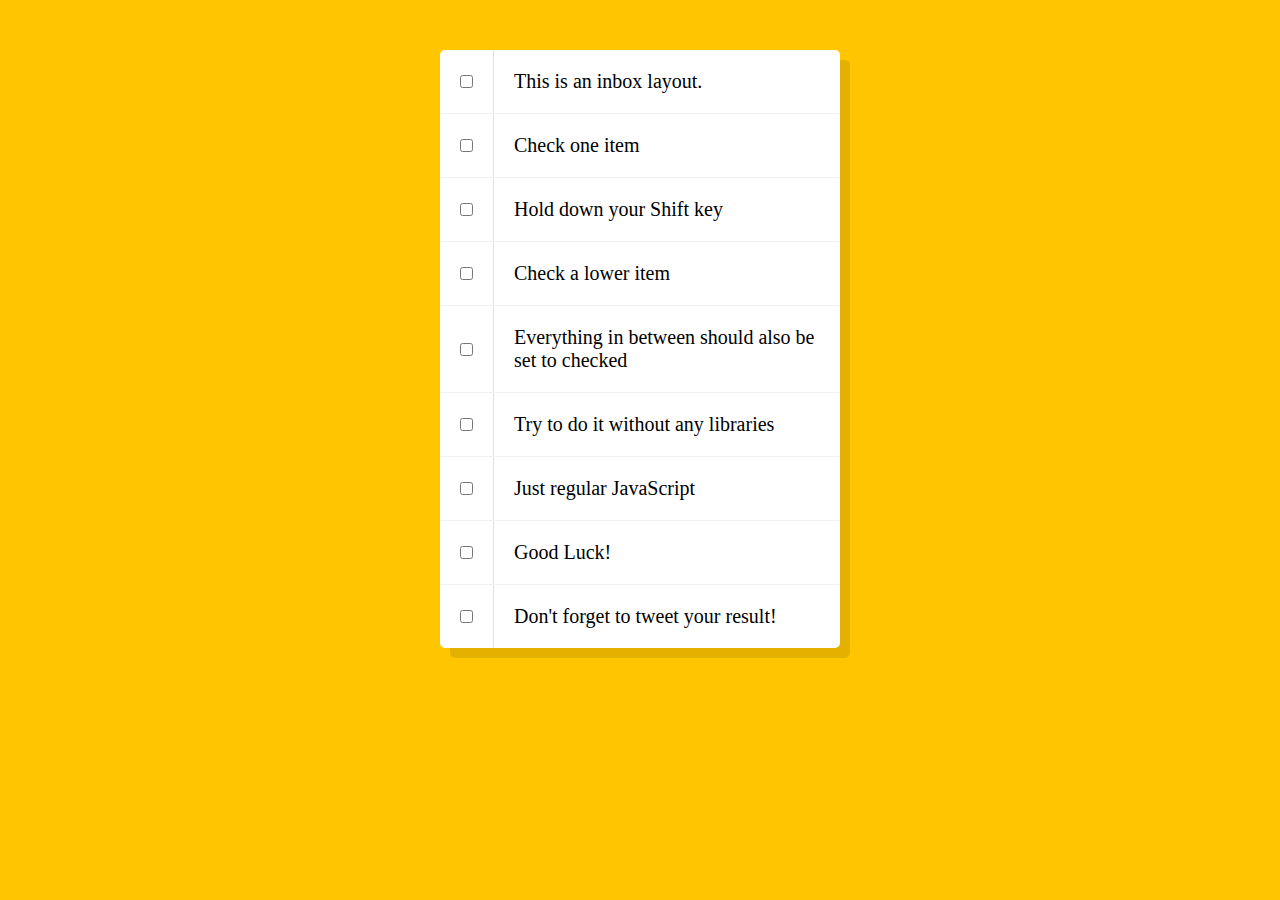
<file: 10 - Hold Shift and Check Checkboxes/index.html>
<!DOCTYPE html>
<html lang="en">
  <head>
    <meta charset="UTF-8" />
    <title>Hold Shift to Check Multiple Checkboxes</title>
  </head>
  <body>
    <style>
      html {
        font-family: sans-serif;
        background: #ffc600;
      }

      .inbox {
        max-width: 400px;
        margin: 50px auto;
        background: white;
        border-radius: 5px;
        box-shadow: 10px 10px 0 rgba(0, 0, 0, 0.1);
      }

      .item {
        display: flex;
        align-items: center;
        border-bottom: 1px solid #f1f1f1;
      }

      .item:last-child {
        border-bottom: 0;
      }

      input:checked + p {
        background: #f9f9f9;
        text-decoration: line-through;
      }

      input[type="checkbox"] {
        margin: 20px;
      }

      p {
        margin: 0;
        padding: 20px;
        transition: background 0.2s;
        flex: 1;
        font-family: "helvetica neue";
        font-size: 20px;
        font-weight: 200;
        border-left: 1px solid #d1e2ff;
      }
    </style>
    <!--
   The following is a common layout you would see in an email client.

   When a user clicks a checkbox, holds Shift, and then clicks another checkbox a few rows down, all the checkboxes inbetween those two checkboxes should be checked.

  -->
    <div class="inbox">
      <div class="item">
        <input type="checkbox" />
        <p>This is an inbox layout.</p>
      </div>
      <div class="item">
        <input type="checkbox" />
        <p>Check one item</p>
      </div>
      <div class="item">
        <input type="checkbox" />
        <p>Hold down your Shift key</p>
      </div>
      <div class="item">
        <input type="checkbox" />
        <p>Check a lower item</p>
      </div>
      <div class="item">
        <input type="checkbox" />
        <p>Everything in between should also be set to checked</p>
      </div>
      <div class="item">
        <input type="checkbox" />
        <p>Try to do it without any libraries</p>
      </div>
      <div class="item">
        <input type="checkbox" />
        <p>Just regular JavaScript</p>
      </div>
      <div class="item">
        <input type="checkbox" />
        <p>Good Luck!</p>
      </div>
      <div class="item">
        <input type="checkbox" />
        <p>Don't forget to tweet your result!</p>
      </div>
    </div>

    <script src="./scripts.js"></script>
  </body>
</html>
</file>
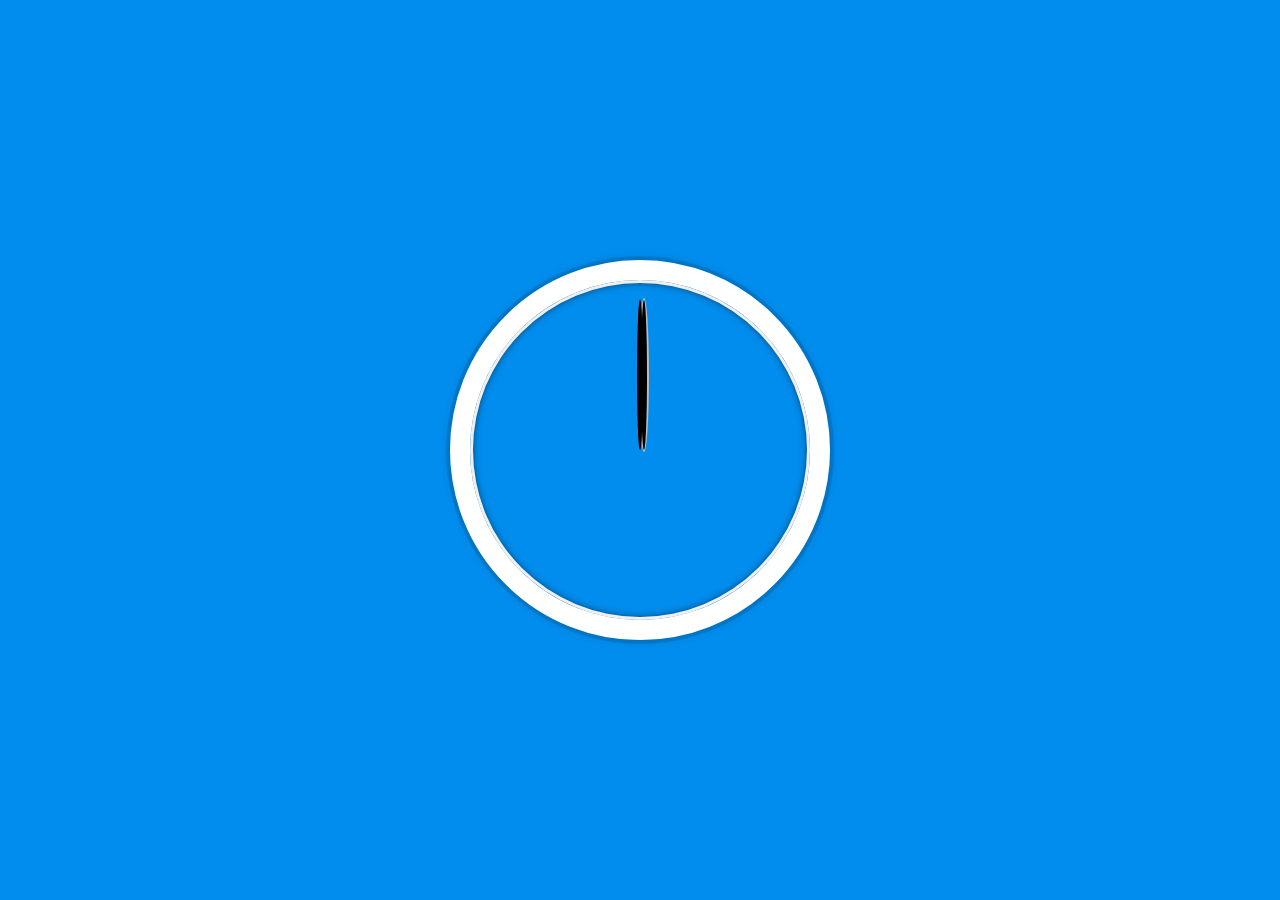
<file: 2 - JS and CSS Clock/index.html>
<!DOCTYPE html>
<html lang="en">
<head>
  <meta charset="UTF-8">
  <title>JS + CSS Clock</title>
</head>
<body>


    <div class="clock">
      <div class="clock-face">
        <div class="hand hour-hand"></div>
        <div class="hand min-hand"></div>
        <div class="hand second-hand"></div>
      </div>
    </div>


  <style>
    html {
      background: #018DED url(https://unsplash.it/1500/1000?image=881&blur=5);
      background-size: cover;
      font-family: 'helvetica neue';
      text-align: center;
      font-size: 10px;
    }

    body {
      margin: 0;
      font-size: 2rem;
      display: flex;
      flex: 1;
      min-height: 100vh;
      align-items: center;
    }

    .clock {
      width: 30rem;
      height: 30rem;
      border: 20px solid white;
      border-radius: 50%;
      margin: 50px auto;
      position: relative;
      padding: 2rem;
      box-shadow:
        0 0 0 4px rgba(0,0,0,0.1),
        inset 0 0 0 3px #EFEFEF,
        inset 0 0 10px black,
        0 0 10px rgba(0,0,0,0.2);
    }

    .clock-face {
      position: relative;
      width: 100%;
      height: 100%;
      transform: translateY(-3px); /* account for the height of the clock hands */
    }

    .hand {
      width: 50%;
      height: 6px;
      border-radius: 50%;
      background: black;
      position: absolute;
      top: 50%;
      transform-origin: 100%;
      transform: rotate(90deg);
      transition: all 0.1s;
    }

    .hour-hand {
      border: 2px rgba(255, 255, 255, 0.74) solid;
    }

    .second-hand {
      height: 5px;
      transition-timing-function: cubic-bezier(0, 3, 0.58, 1);
    }

  </style>

  <script src="./index.js"/>
</body>
</html>
</file>
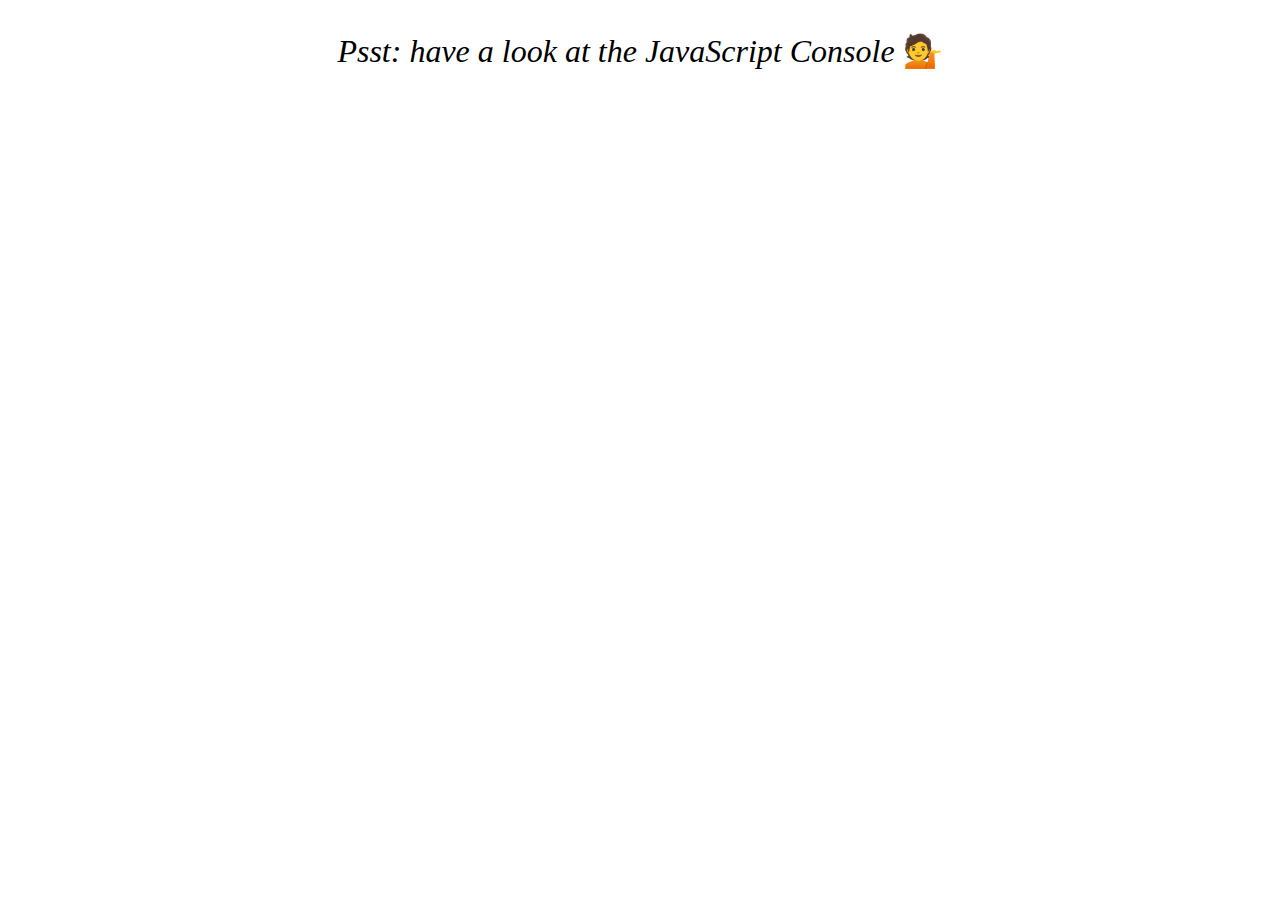
<file: 4 - Array Cardio Day 1/index.html>
<!DOCTYPE html>
<html lang="en">
  <head>
    <meta charset="UTF-8">
    <title>Array Cardio 💪</title>
  </head>
  <body style="font-size: 2em;">
    <p style="text-align:center;"><em>Psst: have a look at the JavaScript Console</em> 💁</p>
    <script src="app.js"/>
  </body>
</html>
</file>
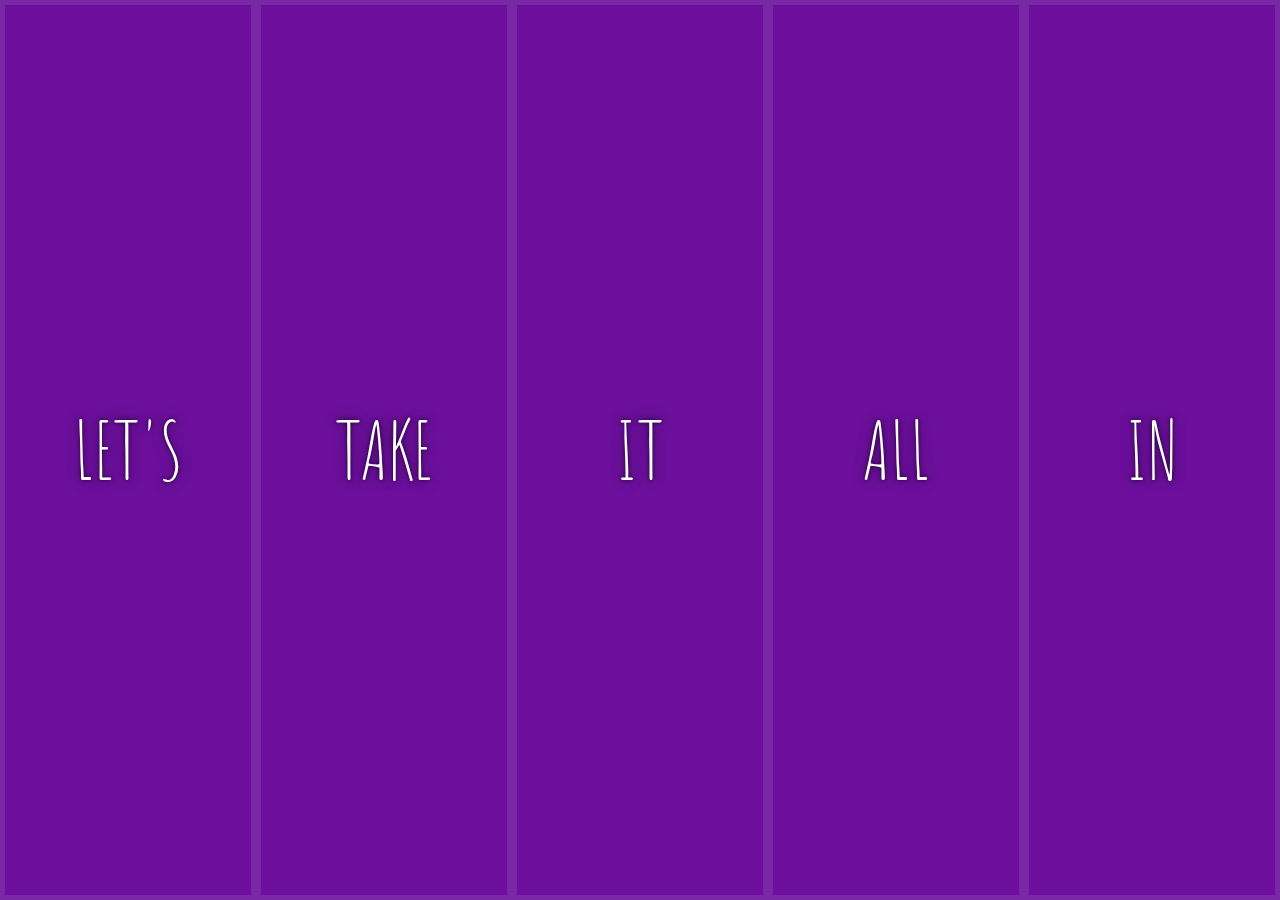
<file: 5 - Flex Panel Gallery/index.html>
<!DOCTYPE html>
<html lang="en">
<head>
  <meta charset="UTF-8">
  <title>Flex Panels 💪</title>
  <link href='https://fonts.googleapis.com/css?family=Amatic+SC' rel='stylesheet' type='text/css'>
  <link rel="stylesheet" href="style.css">
</head>
<body>


  <div class="panels">
    <div class="panel panel1">
      <p>Hey</p>
      <p>Let's</p>
      <p>Dance</p>
    </div>
    <div class="panel panel2">
      <p>Give</p>
      <p>Take</p>
      <p>Receive</p>
    </div>
    <div class="panel panel3">
      <p>Experience</p>
      <p>It</p>
      <p>Today</p>
    </div>
    <div class="panel panel4">
      <p>Give</p>
      <p>All</p>
      <p>You can</p>
    </div>
    <div class="panel panel5">
      <p>Life</p>
      <p>In</p>
      <p>Motion</p>
    </div>
  </div>

  <script src="./app.js" />



</body>
</html>
</file>
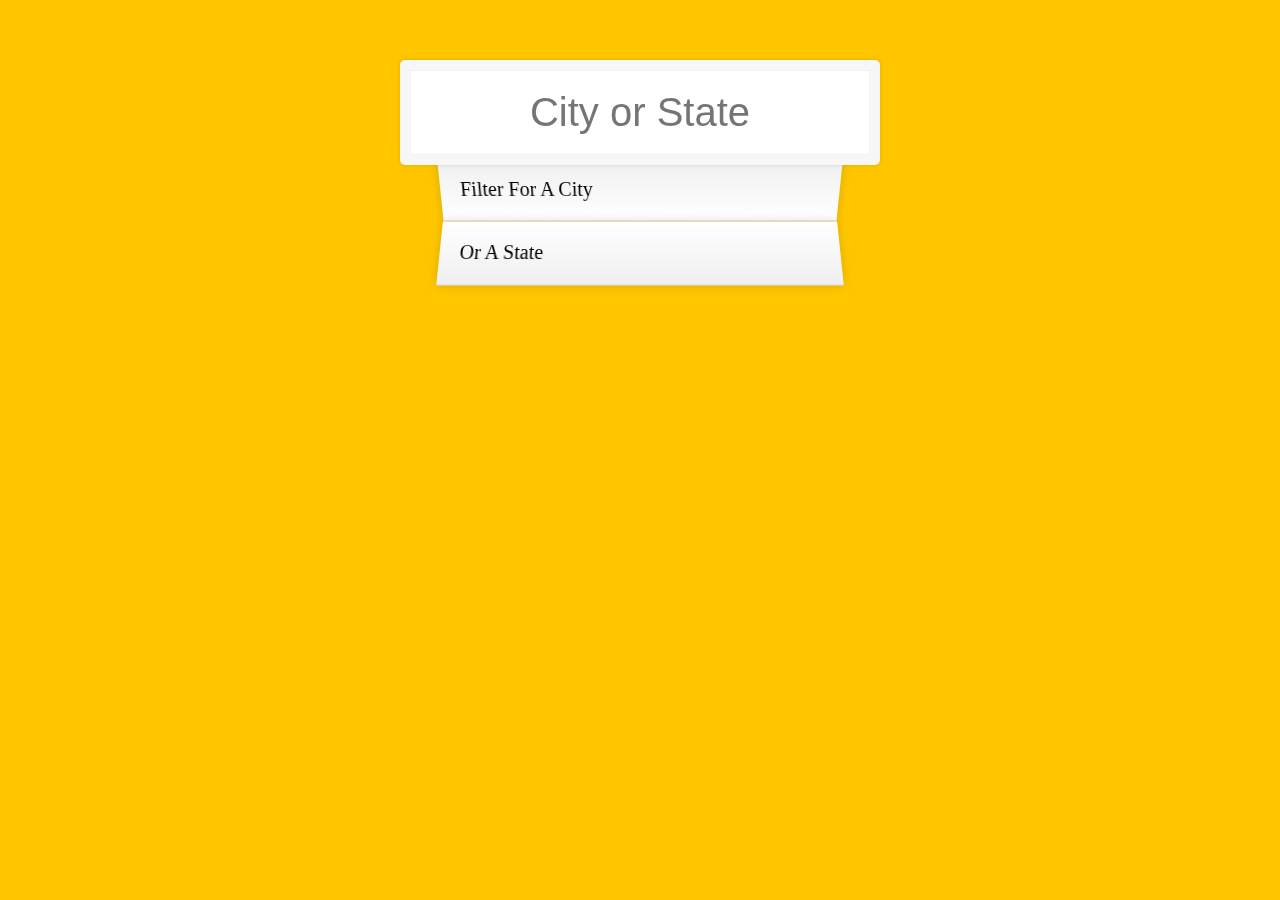
<file: 6 - Type Ahead/index.html>
<!DOCTYPE html>
<html lang="en">
  <head>
    <meta charset="UTF-8" />
    <title>Type Ahead 👀</title>
    <link rel="stylesheet" href="style.css" />
  </head>
  <body>
    <form class="search-form">
      <input type="text" class="search" placeholder="City or State" />
      <ul class="suggestions">
        <li>Filter for a city</li>
        <li>or a state</li>
      </ul>
    </form>
    <script src="./script.js"></script>
  </body>
</html>
</file>
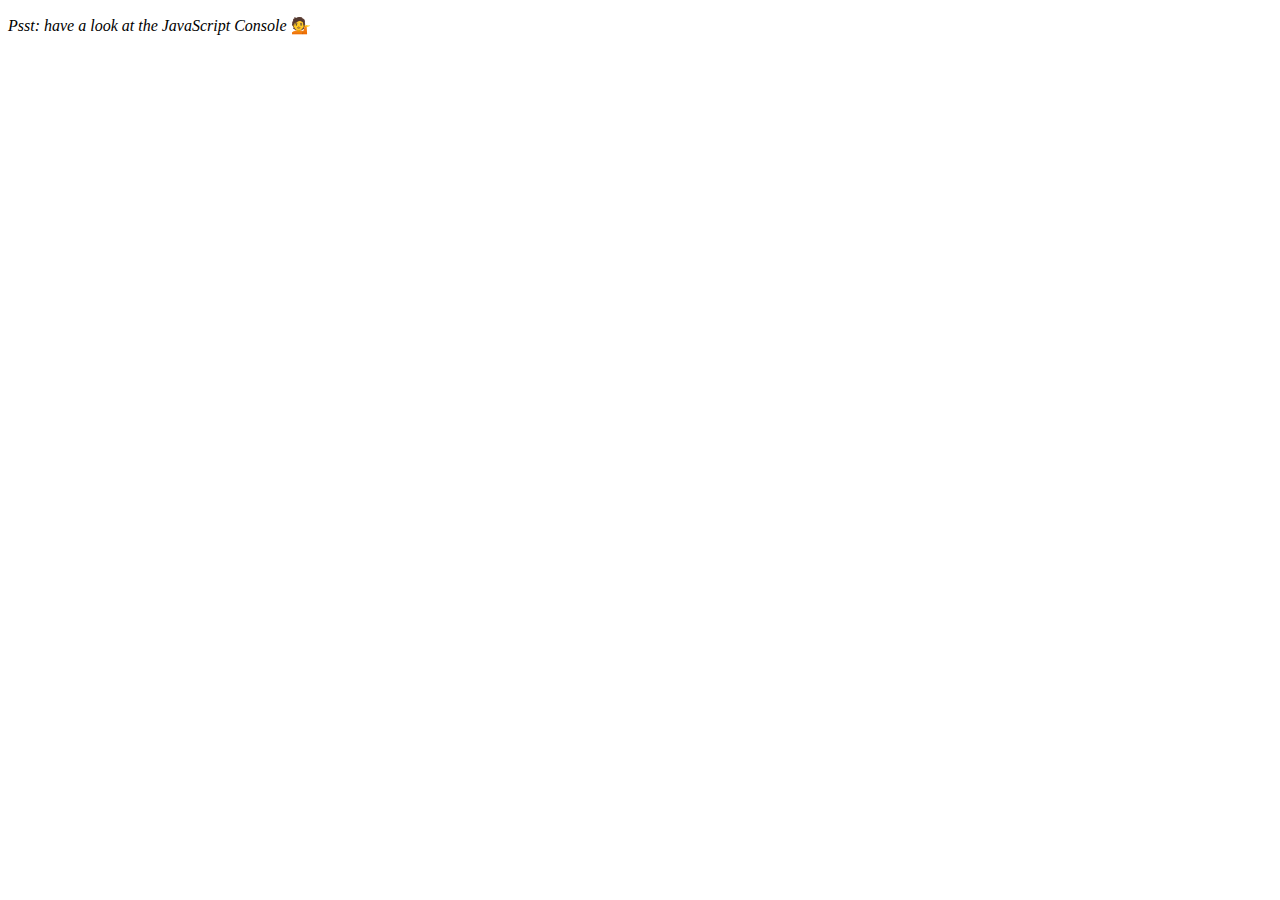
<file: 7 - Array Cardio Day 2/index.html>
<!DOCTYPE html>
<html lang="en">
<head>
  <meta charset="UTF-8">
  <title>Array Cardio 💪💪</title>
</head>
<body>
  <p><em>Psst: have a look at the JavaScript Console</em> 💁</p>
  <script src="./script.js"></script>
</body>
</html>
</file>
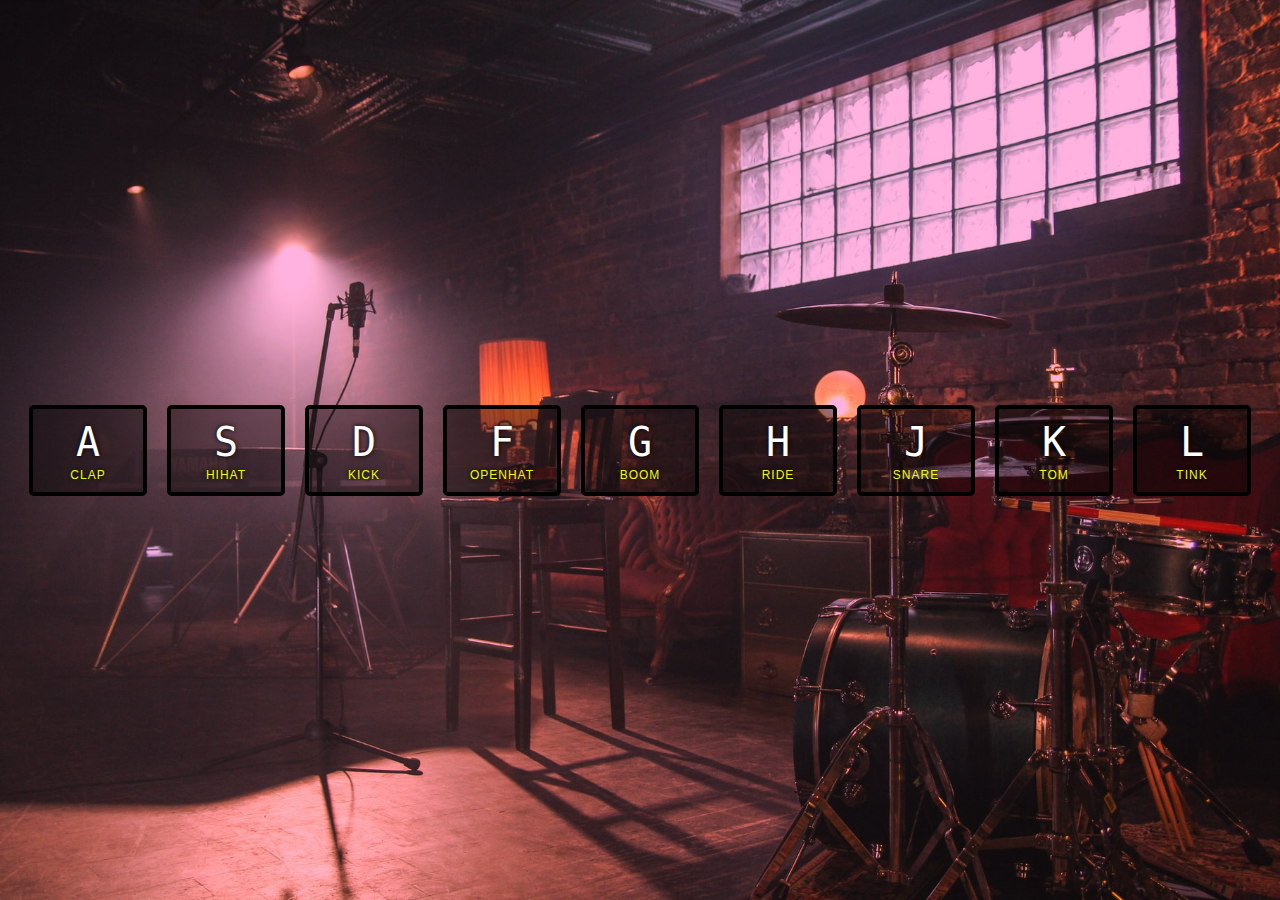
<file: JavaScript Drum Kit/index.html>
<!DOCTYPE html>
<html lang="en">
<head>
  <meta charset="UTF-8">
  <title>JS Drum Kit</title>
  <link rel="stylesheet" href="style.css">
</head>
<body>


  <div class="keys">
    <div data-key="65" class="key">
      <kbd>A</kbd>
      <span class="sound">clap</span>
    </div>
    <div data-key="83" class="key">
      <kbd>S</kbd>
      <span class="sound">hihat</span>
    </div>
    <div data-key="68" class="key">
      <kbd>D</kbd>
      <span class="sound">kick</span>
    </div>
    <div data-key="70" class="key">
      <kbd>F</kbd>
      <span class="sound">openhat</span>
    </div>
    <div data-key="71" class="key">
      <kbd>G</kbd>
      <span class="sound">boom</span>
    </div>
    <div data-key="72" class="key">
      <kbd>H</kbd>
      <span class="sound">ride</span>
    </div>
    <div data-key="74" class="key">
      <kbd>J</kbd>
      <span class="sound">snare</span>
    </div>
    <div data-key="75" class="key">
      <kbd>K</kbd>
      <span class="sound">tom</span>
    </div>
    <div data-key="76" class="key">
      <kbd>L</kbd>
      <span class="sound">tink</span>
    </div>
  </div>

  <audio data-key="65" src="sounds/clap.wav"></audio>
  <audio data-key="83" src="sounds/hihat.wav"></audio>
  <audio data-key="68" src="sounds/kick.wav"></audio>
  <audio data-key="70" src="sounds/openhat.wav"></audio>
  <audio data-key="71" src="sounds/boom.wav"></audio>
  <audio data-key="72" src="sounds/ride.wav"></audio>
  <audio data-key="74" src="sounds/snare.wav"></audio>
  <audio data-key="75" src="sounds/tom.wav"></audio>
  <audio data-key="76" src="sounds/tink.wav"></audio>

<script src="./index.js"/>


</body>
</html>
</file>
<file: 5 - Flex Panel Gallery/style.css>
html {
    box-sizing: border-box;
    background: #ffc600;
    font-family: 'helvetica neue';
    font-size: 20px;
    font-weight: 200;
  }
  
  body {
    margin: 0;
  }
  
  *, *:before, *:after {
    box-sizing: inherit;
  }

  .panels {
    min-height: 100vh;
    overflow: hidden;
    display: flex;
  }

  .panel {
    flex: 1;
    background: #6B0F9C;
    box-shadow: inset 0 0 0 5px rgba(255,255,255,0.1);
    color: white;
    text-align: center;
    align-items: center;
    /* Safari transitionend event.propertyName === flex */
    /* Chrome + FF transitionend event.propertyName === flex-grow */
    transition:
      font-size 0.7s cubic-bezier(0.61,-0.19, 0.7,-0.11),
      flex 0.7s cubic-bezier(0.61,-0.19, 0.7,-0.11),
      background 0.2s;
    font-size: 20px;
    background-size: cover;
    background-position: center;
    display: flex;
    flex-direction: column;
    align-items: center;
    justify-content: center;
  }

  .panel1 { background-image:url(https://source.unsplash.com/gYl-UtwNg_I/1500x1500); }
  .panel2 { background-image:url(https://source.unsplash.com/rFKUFzjPYiQ/1500x1500); }
  .panel3 { background-image:url(https://images.unsplash.com/photo-1465188162913-8fb5709d6d57?ixlib=rb-0.3.5&q=80&fm=jpg&crop=faces&cs=tinysrgb&w=1500&h=1500&fit=crop&s=967e8a713a4e395260793fc8c802901d); }
  .panel4 { background-image:url(https://source.unsplash.com/ITjiVXcwVng/1500x1500); }
  .panel5 { background-image:url(https://source.unsplash.com/3MNzGlQM7qs/1500x1500); }

  /* Flex Children */
  .panel > * {
    margin: 0;
    width: 100%;
    transition: transform 0.5s;
    flex: 1 0 auto;
    display: flex;
    align-items: center;
    justify-content: center;
  }

  .panel > *:first-child{transform: translateY(-100%);}
  .panel > *:last-child{transform: translateY(100%);}

  .panel.clicked > *:first-child{transform: translateY(0);}
  .panel.clicked > *:last-child{transform: translateY(0);}

  

  .panel p {
    text-transform: uppercase;
    font-family: 'Amatic SC', cursive;
    text-shadow: 0 0 4px rgba(0, 0, 0, 0.72), 0 0 14px rgba(0, 0, 0, 0.45);
    font-size: 2em;
  }
  
  .panel p:nth-child(2) {
    font-size: 4em;
  }

  .panel.open {
    flex: 5;
    font-size: 40px;
  }
</file>
<file: 6 - Type Ahead/style.css>
html {
  box-sizing: border-box;
  background: #ffc600;
  font-family: 'helvetica neue';
  font-size: 20px;
  font-weight: 200;
}

*, *:before, *:after {
  box-sizing: inherit;
}

input {
  width: 100%;
  padding: 20px;
}

.search-form {
  max-width: 400px;
  margin: 50px auto;
}

input.search {
  margin: 0;
  text-align: center;
  outline: 0;
  border: 10px solid #F7F7F7;
  width: 120%;
  left: -10%;
  position: relative;
  top: 10px;
  z-index: 2;
  border-radius: 5px;
  font-size: 40px;
  box-shadow: 0 0 5px rgba(0, 0, 0, 0.12), inset 0 0 2px rgba(0, 0, 0, 0.19);
}

.suggestions {
  margin: 0;
  padding: 0;
  position: relative;
  /*perspective: 20px;*/
}

.suggestions li {
  background: white;
  list-style: none;
  border-bottom: 1px solid #D8D8D8;
  box-shadow: 0 0 10px rgba(0, 0, 0, 0.14);
  margin: 0;
  padding: 20px;
  transition: background 0.2s;
  display: flex;
  justify-content: space-between;
  text-transform: capitalize;
}

.suggestions li:nth-child(even) {
  transform: perspective(100px) rotateX(3deg) translateY(2px) scale(1.001);
  background: linear-gradient(to bottom,  #ffffff 0%,#EFEFEF 100%);
}

.suggestions li:nth-child(odd) {
  transform: perspective(100px) rotateX(-3deg) translateY(3px);
  background: linear-gradient(to top,  #ffffff 0%,#EFEFEF 100%);
}

span.population {
  font-size: 15px;
}

.hl {
  background: #ffc600;
}
</file>
<file: JavaScript Drum Kit/style.css>
html {
  font-size: 10px;
  background: url("./background.jpg") rgba(255, 0, 150, 0.3) center center;
  background-size: cover;
  background-blend-mode: multiply;
}

body,
html {
  margin: 0;
  padding: 0;
  font-family: sans-serif;
}

.keys {
  display: flex;
  flex-wrap: wrap;
  flex: 1;
  min-height: 100vh;
  align-items: center;
  justify-content: center;
}

.key {
  border: 0.4rem solid black;
  border-radius: 0.5rem;
  margin: 1rem;
  font-size: 1.5rem;
  padding: 1rem 0.5rem;
  transition: all 0.07s ease;
  width: 10rem;
  text-align: center;
  color: white;
  background: rgba(0, 0, 0, 0.4);
  text-shadow: 0 0 0.5rem black;
}

.playing {
  transform: scale(1.1);
  border-color: #be03fd;
  box-shadow: 0 0 1.3rem #be03fd;
}

kbd {
  display: block;
  font-size: 4rem;
}

.sound {
  font-size: 1.2rem;
  text-transform: uppercase;
  letter-spacing: 0.1rem;
  color: #ecfd03;
}
</file>
